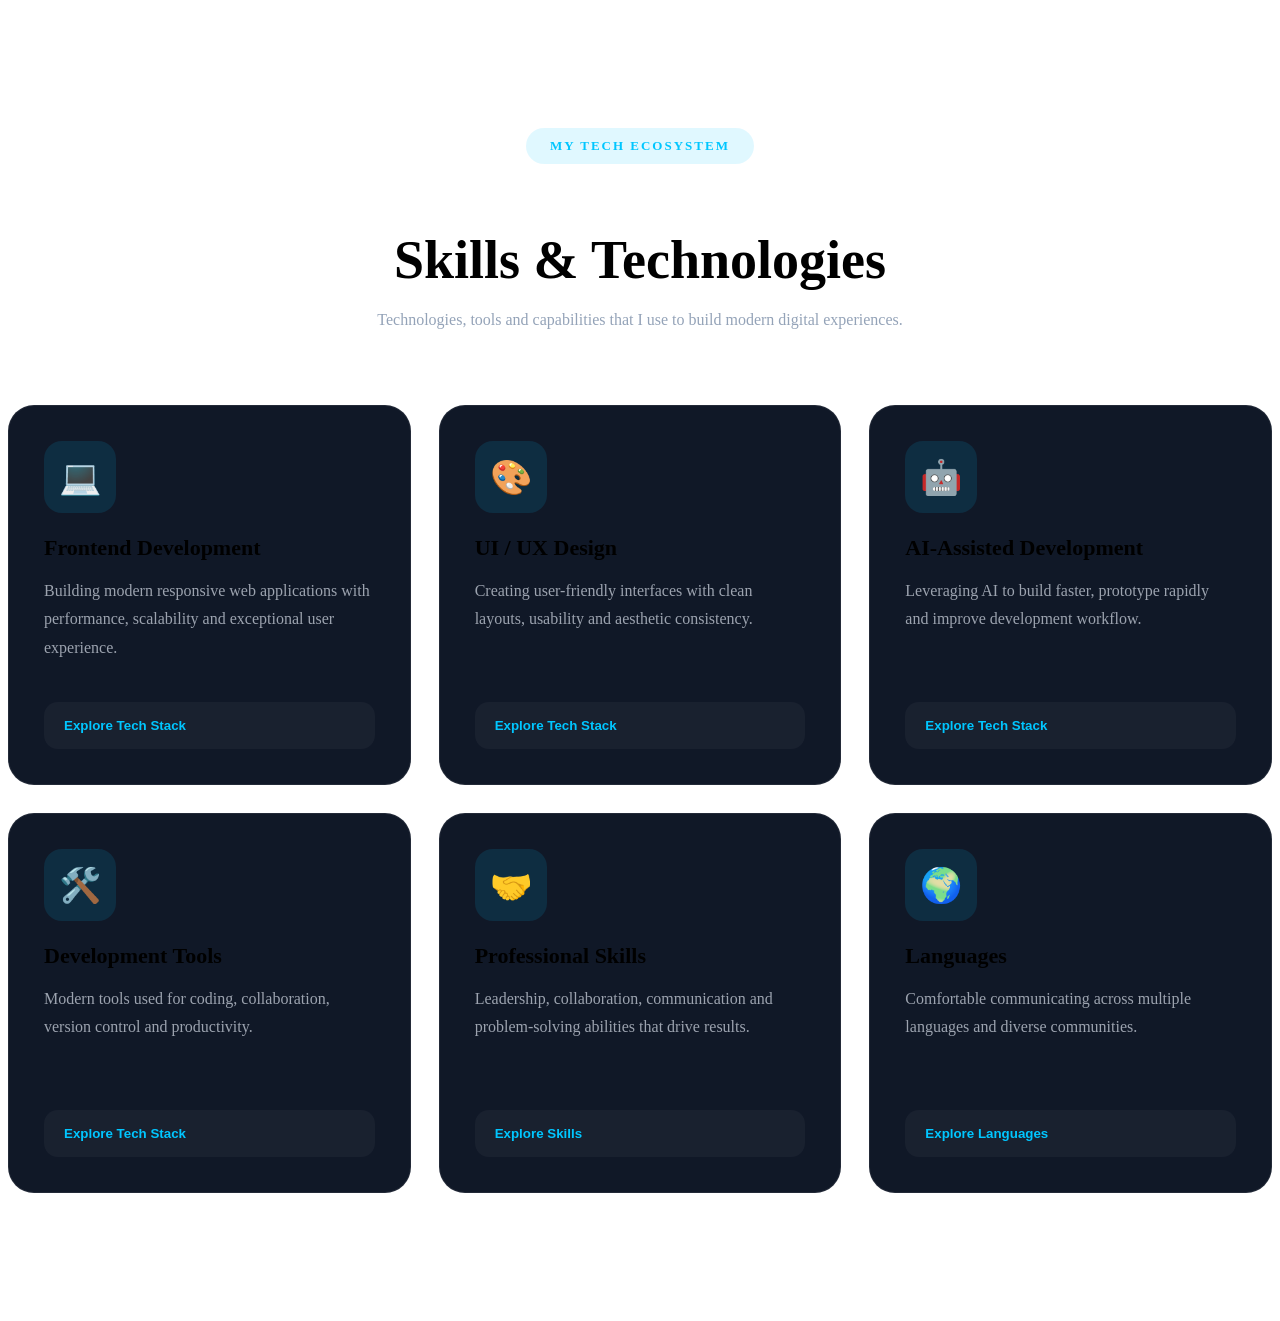
<file: aoi.html>
<!DOCTYPE html>
<html lang="en">
<head>
    <meta charset="UTF-8">
    <meta name="viewport" content="width=device-width, initial-scale=1.0">
    <title>Document</title>
    <link rel="stylesheet" href="aoi.css">
</head>
<body>
<!-- ==========================================
                SKILLS SECTION
=========================================== -->
<section class="skills-section" id="skills">

    <div class="skills-heading">

        <span>MY TECH ECOSYSTEM</span>

        <h2>Skills & Technologies</h2>

        <p>
            Technologies, tools and capabilities that I use to build modern digital experiences.
        </p>

    </div>

    <div class="skills-grid">

        <!-- ================= FRONTEND ================= -->

        <div class="skill-card"
            data-title="Frontend Development"
            data-icon="💻"
            data-description="Building modern, responsive and scalable web applications with a strong focus on performance and user experience."
            data-skills="HTML5,CSS3,JavaScript (ES6+),React.js,Tailwind CSS,Responsive Web Design">

            <div class="skill-icon">💻</div>

            <h3>Frontend Development</h3>

            <p>
                Building modern responsive web applications with performance,
                scalability and exceptional user experience.
            </p>

            <button class="explore-btn">
                Explore Tech Stack
                <i class="fa-solid fa-arrow-right"></i>
            </button>

        </div>

        <!-- ================= UI UX ================= -->

        <div class="skill-card"
            data-title="UI / UX Design"
            data-icon="🎨"
            data-description="Designing intuitive and visually engaging digital experiences."
            data-skills="Figma,Wireframing,Prototyping,Design Systems,UI Design,UX Design">

            <div class="skill-icon">🎨</div>

            <h3>UI / UX Design</h3>

            <p>
                Creating user-friendly interfaces with clean layouts,
                usability and aesthetic consistency.
            </p>

            <button class="explore-btn">
                Explore Tech Stack
                <i class="fa-solid fa-arrow-right"></i>
            </button>

        </div>

        <!-- ================= AI ================= -->

        <div class="skill-card"
            data-title="AI-Assisted Development"
            data-icon="🤖"
            data-description="Using AI tools to accelerate software development and productivity."
            data-skills="Vibe Coding,Prompt Crafting,AI-Assisted Development Workflow,Rapid Prototyping with AI Tools">

            <div class="skill-icon">🤖</div>

            <h3>AI-Assisted Development</h3>

            <p>
                Leveraging AI to build faster, prototype rapidly
                and improve development workflow.
            </p>

            <button class="explore-btn">
                Explore Tech Stack
                <i class="fa-solid fa-arrow-right"></i>
            </button>

        </div>

        <!-- ================= TOOLS ================= -->

        <div class="skill-card"
            data-title="Development Tools"
            data-icon="🛠️"
            data-description="Tools that support efficient software development."
            data-skills="Git,GitHub,Visual Studio Code,Canva">

            <div class="skill-icon">🛠️</div>

            <h3>Development Tools</h3>

            <p>
                Modern tools used for coding, collaboration,
                version control and productivity.
            </p>

            <button class="explore-btn">
                Explore Tech Stack
                <i class="fa-solid fa-arrow-right"></i>
            </button>

        </div>

        <!-- ================= SOFT SKILLS ================= -->

        <div class="skill-card"
            data-title="Professional Skills"
            data-icon="🤝"
            data-description="Skills that help me work effectively with teams and projects."
            data-skills="Leadership,Communication,Problem Solving,Teamwork,Adaptability,Time Management">

            <div class="skill-icon">🤝</div>

            <h3>Professional Skills</h3>

            <p>
                Leadership, collaboration, communication and
                problem-solving abilities that drive results.
            </p>

            <button class="explore-btn">
                Explore Skills
                <i class="fa-solid fa-arrow-right"></i>
            </button>

        </div>

        <!-- ================= LANGUAGES ================= -->

        <div class="skill-card"
            data-title="Languages"
            data-icon="🌍"
            data-description="Languages I use to communicate with people from diverse backgrounds."
            data-skills="English,Kannada,Telugu,Tamil,Hindi,Marathi">

            <div class="skill-icon">🌍</div>

            <h3>Languages</h3>

            <p>
                Comfortable communicating across multiple
                languages and diverse communities.
            </p>

            <button class="explore-btn">
                Explore Languages
                <i class="fa-solid fa-arrow-right"></i>
            </button>

        </div>

    </div>

</section>

<!-- ==========================================
            SKILL MODAL
=========================================== -->
<div class="skill-modal-overlay">

    <div class="skill-modal">

        <button class="close-modal">

            <i class="fa-solid fa-xmark"></i>

        </button>

        <div class="modal-header">

            <div class="modal-icon" id="modalIcon">
                💻
            </div>

            <div>

                <h2 id="modalTitle">
                    Frontend Development
                </h2>

                <p id="modalDescription">
                    Building modern responsive web applications.
                </p>

            </div>

        </div>

        <div id="modalSkills" class="modal-skills">

            <!-- Filled automatically using JavaScript -->

        </div>

    </div>

</div>

<script src="aoi.js"></script>      
</body>
</html>
</file>
<file: aoi.css>
/*=====================================================================================
                SKILLS SECTION
=======================================================================================*/

.skills-section{
    padding:120px 0;
    position:relative;
}

.skills-heading{
    text-align:center;
    margin-bottom:70px;
}

.skills-heading span{
    display:inline-block;
    padding:10px 24px;
    background:rgba(0,198,255,.12);
    color:#00C6FF;
    border-radius:40px;
    font-size:13px;
    font-weight:700;
    letter-spacing:2px;
    text-transform:uppercase;
    margin-bottom:20px;
}

.skills-heading h2{
    font-size:54px;
    margin-bottom:15px;
}

.skills-heading p{
    max-width:700px;
    margin:auto;
    color:#94A3B8;
    line-height:1.8;
}

/*==================================================
                GRID
==================================================*/

.skills-grid{

    display:grid;

    grid-template-columns:repeat(3,1fr);

    gap:28px;

}

/*==================================================
                CARD
==================================================*/

.skill-card{

    position:relative;

    padding:35px;

    border-radius:26px;

    background:#101827;

    border:1px solid rgba(255,255,255,.08);

    overflow:hidden;

    transition:.4s;

    cursor:pointer;

}

.skill-card:hover{

    transform:translateY(-10px);

    border-color:#00C6FF;

    box-shadow:0 25px 55px rgba(0,198,255,.18);

}

/*==================================================
                GLOW
==================================================*/

.skill-card::before{

    content:"";

    position:absolute;

    width:260px;

    height:260px;

    right:-140px;

    top:-140px;

    border-radius:50%;

    background:rgba(0,198,255,.08);

    filter:blur(60px);

    opacity:0;

    transition:.5s;

}

.skill-card:hover::before{

    opacity:1;

    transform:scale(1.5);

}

/*==================================================
                ICON
==================================================*/

.skill-icon{

    width:72px;

    height:72px;

    border-radius:18px;

    display:flex;

    align-items:center;

    justify-content:center;

    font-size:34px;

    background:rgba(0,198,255,.12);

    margin-bottom:22px;

    transition:.4s;

}

.skill-card:hover .skill-icon{

    background:#00C6FF;

    transform:rotate(-8deg) scale(1.08);

}

/*==================================================
                TEXT
==================================================*/

.skill-card h3{

    font-size:22px;

    margin-bottom:12px;

    transition:.3s;

}

.skill-card:hover h3{

    color:#00C6FF;

}

.skill-card p{

    color:#9CA3AF;

    line-height:1.8;

    margin-bottom:35px;

    min-height:90px;

}

/*==================================================
            BUTTON
==================================================*/

.explore-btn{

    display:flex;

    align-items:center;

    justify-content:space-between;

    width:100%;

    padding:16px 20px;

    border:none;

    border-radius:14px;

    background:rgba(255,255,255,.04);

    color:#00C6FF;

    cursor:pointer;

    font-weight:600;

    transition:.35s;

}

.explore-btn:hover{

    background:#00C6FF;

    color:#fff;

}

.explore-btn i{

    transition:.35s;

}

.explore-btn:hover i{

    transform:translateX(8px);

}

/*==================================================
            MODAL OVERLAY
==================================================*/

.skill-modal-overlay{

    position:fixed;

    inset:0;

    background:rgba(0,0,0,.55);

    backdrop-filter:blur(14px);

    display:flex;

    align-items:center;

    justify-content:center;

    opacity:0;

    visibility:hidden;

    transition:.35s;

    z-index:9999;

}

.skill-modal-overlay.active{

    opacity:1;

    visibility:visible;

}
/*==================================================
                MODAL
==================================================*/

.skill-modal{

    width:650px;

    max-width:92%;

    background:rgba(15,23,42,.95);

    backdrop-filter:blur(30px);

    border:1px solid rgba(255,255,255,.08);

    border-radius:30px;

    padding:45px;

    position:relative;

    transform:scale(.8) translateY(40px);

    transition:.4s;

    box-shadow:0 35px 90px rgba(0,0,0,.45);

}

.skill-modal-overlay.active .skill-modal{

    transform:scale(1) translateY(0);

}

/*======================================*/

.close-modal{

    position:absolute;

    top:22px;

    right:22px;

    width:46px;

    height:46px;

    border:none;

    border-radius:50%;

    background:rgba(255,255,255,.05);

    color:#fff;

    cursor:pointer;

    font-size:18px;

    transition:.35s;

}

.close-modal:hover{

    background:#00C6FF;

    transform:rotate(90deg);

}

/*======================================*/

.modal-header{

    display:flex;

    align-items:center;

    gap:25px;

    margin-bottom:40px;

}

.modal-icon{

    width:120px;

    height:90px;

    border-radius:22px;

    display:flex;

    align-items:center;

    justify-content:center;

    font-size:45px;

    background:rgba(0,198,255,.12);

    color:#fff;

}

/*======================================*/

#modalTitle{

    font-size:30px;

    margin-bottom:12px;

}

#modalDescription{

    color:#9CA3AF;

    line-height:1.8;

}

/*======================================*/

.modal-skills{

    display:flex;

    flex-wrap:wrap;

    gap:18px;

}

/*======================================*/

.modal-skills span{

    padding:14px 22px;

    border-radius:50px;

    background:rgba(255,255,255,.05);

    border:1px solid rgba(255,255,255,.08);

    color:#fff;

    font-weight:600;

    cursor:pointer;

    transform:translateY(20px);

    opacity:0;

    animation:chipAppear .45s forwards;

    transition:.35s;

}

.modal-skills span:hover{

    background:#00C6FF;

    transform:translateY(-5px);

    box-shadow:0 15px 35px rgba(0,198,255,.35);

}

/*======================================*/

.modal-skills span:nth-child(1){animation-delay:.05s;}
.modal-skills span:nth-child(2){animation-delay:.10s;}
.modal-skills span:nth-child(3){animation-delay:.15s;}
.modal-skills span:nth-child(4){animation-delay:.20s;}
.modal-skills span:nth-child(5){animation-delay:.25s;}
.modal-skills span:nth-child(6){animation-delay:.30s;}
.modal-skills span:nth-child(7){animation-delay:.35s;}
.modal-skills span:nth-child(8){animation-delay:.40s;}

/*======================================*/

@keyframes chipAppear{

from{

opacity:0;

transform:translateY(20px);

}

to{

opacity:1;

transform:translateY(0);

}

}

/*======================================*/

body.modal-open{

overflow:hidden;

}

/*======================================*/

@media(max-width:768px){

.skills-grid{

grid-template-columns:1fr;

}

.skill-modal{

padding:30px;

}

.modal-header{

flex-direction:column;

text-align:center;

}

.modal-icon{

width:120px;

height:90px;

font-size:38px;

}

#modalTitle{

font-size:28px;

}

}
</file>
